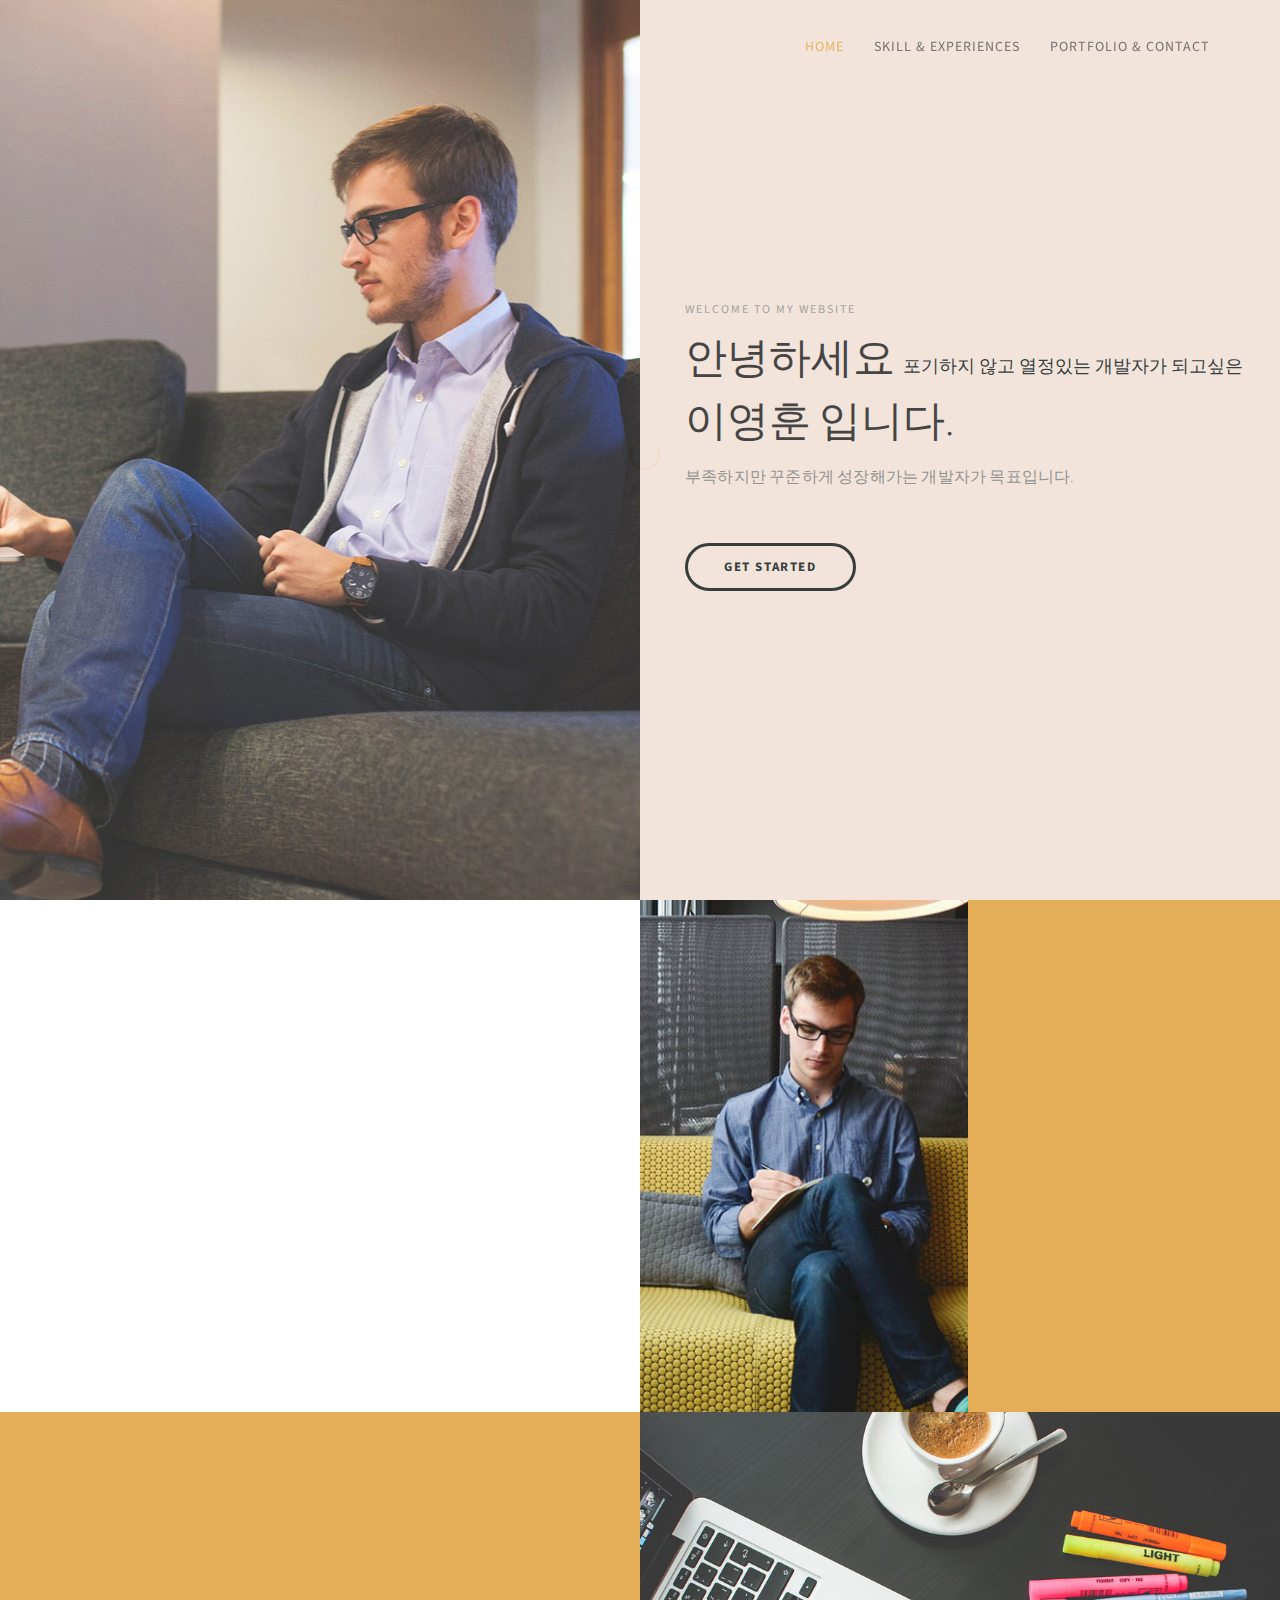
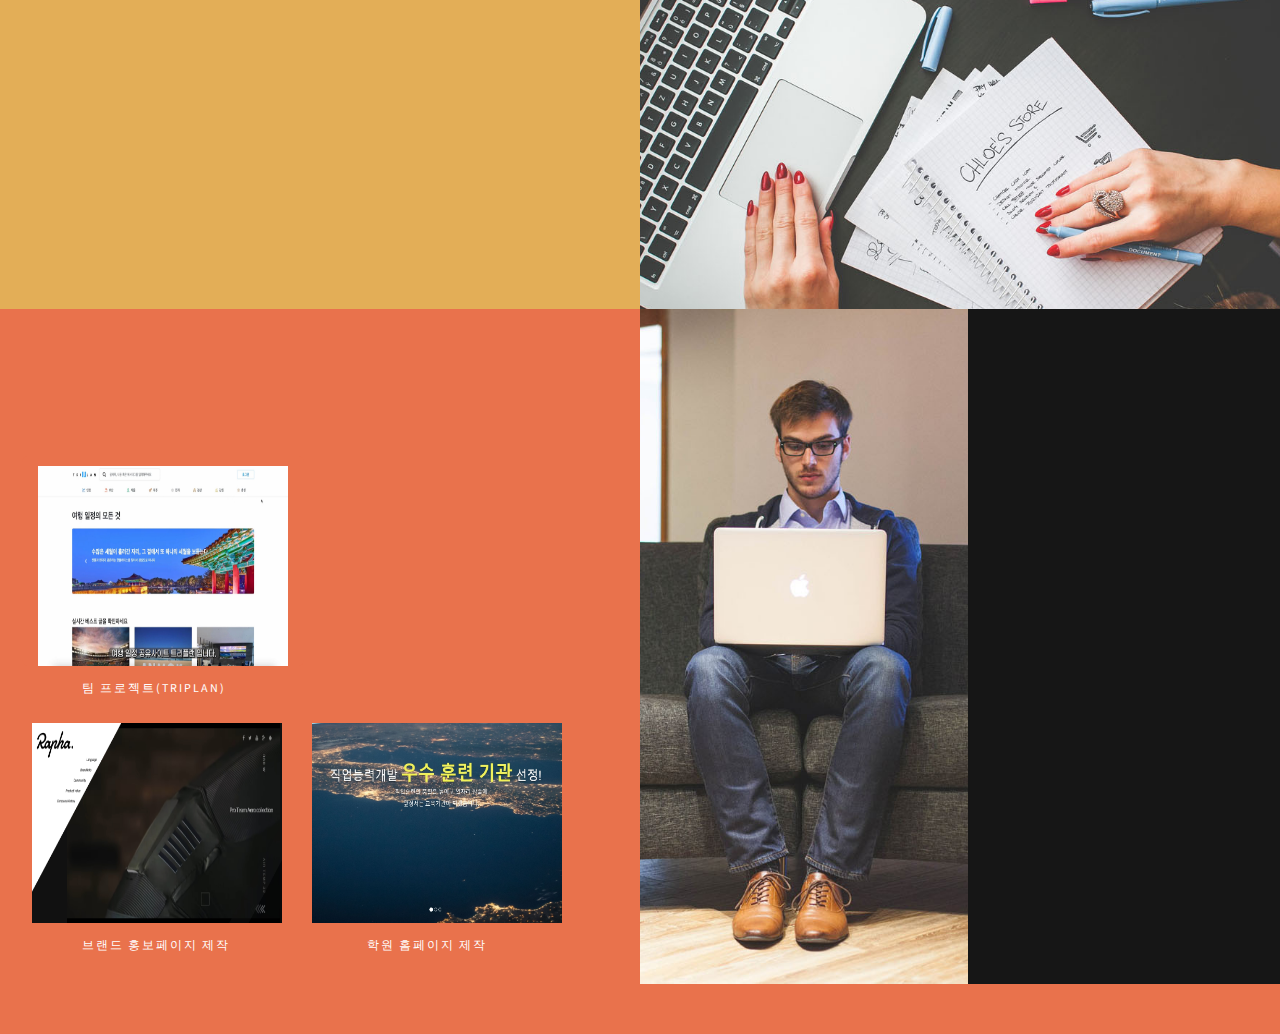
<file: index.html>
<!DOCTYPE html>
<html lang="en">

<head>

  <meta charset="UTF-8">
  <meta http-equiv="X-UA-Compatible" content="IE=Edge">
  <meta name="description" content="">
  <meta name="keywords" content="">
  <meta name="author" content="">
  <meta name="viewport" content="width=device-width, initial-scale=1, maximum-scale=1">

  <title>self introduction</title>
  <!--
Stimulus Template
http://www.templatemo.com/tm-498-stimulus
-->
  <link rel="stylesheet" href="css/bootstrap.min.css">
  <link rel="stylesheet" href="css/animate.css">
  <link rel="stylesheet" href="css/font-awesome.min.css">
  <link rel="stylesheet" href="css/templatemo-style.css">

  <link href="https://fonts.googleapis.com/css?family=Source+Sans+Pro:300,400,700" rel="stylesheet">

</head>

<body data-spy="scroll" data-target=".navbar-collapse" data-offset="50">


  <!-- PRE LOADER -->

  <div class="preloader">
    <div class="spinner">
      <span class="spinner-rotate"></span>
    </div>
  </div>


  <!-- Navigation Section -->

  <div class="navbar navbar-fixed-top custom-navbar" role="navigation">
    <div class="container">

      <!-- navbar header -->
      <div class="navbar-header">
        <button class="navbar-toggle" data-toggle="collapse" data-target=".navbar-collapse">
          <span class="icon icon-bar"></span>
          <span class="icon icon-bar"></span>
          <span class="icon icon-bar"></span>
        </button>
      </div>

      <div class="collapse navbar-collapse">
        <ul class="nav navbar-nav navbar-right">
          <li><a href="#home" class="smoothScroll">Home</a></li>
          <li><a href="#about" class="smoothScroll">Skill & Experiences</a></li>
          <li><a href="#contact" class="smoothScroll">Portfolio & Contact</a></li>
        </ul>
      </div>

    </div>
  </div>


  <!-- Home Section -->

  <section id="home" class="parallax-section">
    <div class="container">
      <div class="row">

        <div class="col-md-6 col-sm-6">
          <div class="home-img"></div>
        </div>

        <div class="col-md-6 col-sm-6">
          <div class="home-thumb">
            <div class="section-title">
              <h4 class="wow fadeInUp" data-wow-delay="0.3s">welcome to my website</h4>
              <h1 class="wow fadeInUp" data-wow-delay="0.6s">안녕하세요 <strong style="font-size: 18px;">포기하지 않고 열정있는 개발자가
                  되고싶은</strong>
                <div style="margin-top: 3%;">이영훈 입니다.</div>
              </h1>
              <p class="wow fadeInUp" data-wow-delay="0.9s">부족하지만 꾸준하게 성장해가는 개발자가 목표입니다.</p>

              <a href="#about" class="wow fadeInUp smoothScroll section-btn btn btn-success" data-wow-delay="1.4s">Get
                Started</a>

            </div>
          </div>
        </div>


      </div>
    </div>
  </section>


  <!-- About Section -->

  <section id="about" class="parallax-section">
    <div class="container">
      <div class="row">

        <div class="col-md-6 col-sm-12">
          <div class="about-thumb">
            <div class="wow fadeInUp section-title" data-wow-delay="0.4s">
              <h1>새로운 도전을 시작하는 개발자</h1>
              <p class="color-yellow">모든것이 호기심에 가득차다</p>
            </div>
            <div class="wow fadeInUp" data-wow-delay="0.8s">
              <p>새로운 시작을 하기 위해 배움을 게을리하지 않습니다. 흰색 도화지 위에 배움이라는 것을 채우고자 합니다.</p>

            </div>
          </div>
        </div>

        <div class="col-md-3 col-sm-6">
          <div class="background-image about-img"></div>
        </div>

        <div class="bg-yellow col-md-3 col-sm-6">
          <div class="skill-thumb">
            <div class="wow fadeInUp section-title color-white" data-wow-delay="1.2s">
              <h1 style="color: black;">Skill</h1>
              <span class="color-white" style="font-size: 17px; margin-right: 3%;"><img
                  src="images/java.png">Java</span><span class="color-white"
                style="font-size: 17px; margin-right: 3%;"><img src="images/mariadb.png">MariaDB</span><span
                class="color-white" style="font-size: 17px;"><img src="images/springboot.png">Spring Boot & JPA</span>
              <p class="color-white" style="font-size: 17px;"><img src="images/thymeleaf.png">Thymeleaf</p>
              <p class="color-white" style="font-size: 17px;"><img src="images/html.png">HTML:5</p>
              <p class="color-white" style="font-size: 17px;"><img src="images/css.png">CSS</p>
              <p class="color-white" style="font-size: 17px;"><img src="images/bootstrap.png">Bootstrap</p>
              <p class="color-white" style="font-size: 17px;"><img src="images/java-script-logo.png">Java Script</p>
              <p class="color-white" style="font-size: 17px;"><img src="images/jquery-32.png">jQuery</p>
            </div>
          </div>
        </div>

      </div>
    </div>
  </section>

  <!-- <section id="experience" class="parallax-section">
    <div class="container">
      <div class="row">

        <div class="col-md-6 col-sm-6">
          <div class="background-image experience-img"></div>
        </div>

        <div class="col-md-6 col-sm-6">
          <div class="color-white experience-thumb">
            <div class="wow fadeInUp section-title" data-wow-delay="0.8s">
              <h1>Experiences</h1>
              <p class="color-white">Previous companies and my tasks</p>
            </div>

            <div class="wow fadeInUp color-white media" data-wow-delay="1.2s">
              <div class="media-object media-left">
                <i class="fa fa-laptop"></i>
              </div>
              <div class="media-body">
                <h3 class="media-heading">" "<small>0000.00.00 ~ 0000.00.00</small></h3>
                <p class="color-white">" "</p>
              </div>
            </div>

            <div class="wow fadeInUp color-white media" data-wow-delay="1.6s">
              <div class="media-object media-left">
                <i class="fa fa-laptop"></i>
              </div>
              <div class="media-body">
                <h3 class="media-heading">" "<small>0000.00.00 ~ 0000.00.00</small></h3>
                <p class="color-white">" "</p>
              </div>
            </div>

          </div>
        </div>

      </div>
    </div>
  </section> -->


  <!-- Education Section -->

  <section id="education" class="parallax-section">
    <div class="container">
      <div class="row">

        <div class="col-md-6 col-sm-6">
          <div class="color-white education-thumb">
            <div class="wow fadeInUp section-title" data-wow-delay="0.8s">
              <h1>My Education</h1>
              <p class="color-white">previous education</p>
            </div>

            <div class="wow fadeInUp color-white media" data-wow-delay="1.2s">
              <div class="media-object media-left">
                <i class="fa fa-laptop"></i>
              </div>
              <div class="media-body">
                <h3 class="media-heading">신한대학교 <small>2012 - 2014</small></h3>
                <p class="color-white">호텔경영학과</p>
              </div>
            </div>

            <div class="wow fadeInUp color-white media" data-wow-delay="1.6s">
              <div class="media-object media-left">
                <i class="fa fa-laptop"></i>
              </div>
              <div class="media-body">
                <h3 class="media-heading">TIS정보기술교육센터<small>2022.07 - 2023.01</small></h3>
                <p class="color-white">(AI활용 소프트웨어 개발 및 응용) 자바& 파이썬 인공지능 응용S/W 개발자 양성 과정</p>
              </div>
            </div>

          </div>
        </div>

        <div class="col-md-6 col-sm-6">
          <div class="background-image education-img"></div>
        </div>

      </div>
    </div>
  </section>


  <section id="contact" class="parallax-section">
    <div class="container">
      <div class="row">

        <div class="col-md-6 col-sm-12">
          <div class="contact-form">
            <div class="wow fadeInUp section-title" data-wow-delay="0.2s">
              <h1 class="color-white">Portfolio</h1>
            </div>

            <div class="container">
              <!-- Trigger the modal with a button -->
              <button type="button" class="btn btn-info btn-lg" data-toggle="modal" data-target="#myModal"
                style="background-color: #E9724C; border: none; margin-left: -1.8%;"><img src="images/team.jpg"
                  width="250px" height="200px" style="margin-bottom: -4%;"></button>
              <h4 style="color: white; margin-bottom: 5%; padding-left: 50px;">팀 프로젝트(TriPlan)</h4>
              <!-- Modal -->
              <div class="modal fade" id="myModal" role="dialog">
                <div class="modal-dialog">

                  <!-- Modal content-->
                  <div class="modal-content">
                    <div class="modal-header">
                      <button type="button" class="close" data-dismiss="modal">&times;</button>
                      <h4 class="modal-title" style="color: black; font-size: 14px;">팀 프로젝트
                        <div>[TriPlan] 여행 일정 공유 사이트</div>
                        <div style="margin-top: 2%;">PM직 수행, 통합관리담당</div>
                      </h4>
                    </div>
                    <div class="modal-body" style="width: 100%; height: 600px;">
                      <figure class="vid">
                        <iframe
                          src="https://www.youtube.com/embed/ydF21Nnpn8c?autoplay=1&mute=1&loop=1&showinfo=0&controls=0"
                          frameborder="0" allowfullscreen="allowfullscreen"
                          style="width: 570px; height: 570px;"></iframe>
                      </figure>
                    </div>
                    <div class="modal-footer">
                      <button type="button" class="btn btn-default" data-dismiss="modal">Close</button>
                    </div>
                  </div>

                </div>
              </div>

            </div>

            <div id="contact-form" style="float:left;">
              <a href="https://ehsrktm.github.io/portfolio/Rahpa/" target="_blank">
                <img src="images/pic02.jpg" width="250px" height="200px" style="margin-right: 30px;">
                <h4 style="color: white; padding-left: 50px; padding-bottom: 50px;">브랜드 홍보페이지 제작</h4>
            </div>

            <div id="contact-form">
              <a href="https://ehsrktm.github.io/portfolio/Company/" target="_blank">
                <img src="images/pic01.jpg" width="250px" height="200px">
                <h4 style="color: white; padding-left: 335px; padding-bottom: 50px;">학원 홈페이지 제작</h4>
              </a>
            </div>

          </div>
        </div>

        <div class="col-md-3 col-sm-6">
          <div class="background-image contact-img"></div>
        </div>

        <div class="bg-dark col-md-3 col-sm-6">
          <div class="contact-thumb">
            <div class="wow fadeInUp contact-info" data-wow-delay="0.6s">
              <h3 class="color-white">거주지</h3>
              <p>서울특별시 강서구</p>
            </div>

            <div class="wow fadeInUp contact-info" data-wow-delay="0.8s">
              <h3 class="color-white">Contact.</h3>
              <p><i class="fa fa-phone"></i> 010-4807-7708</p>
              <p><i class="fa fa-envelope-o"></i> <a href="mailto:hello@company.co">yhyh000@naver.com</a></p>
            </div>

          </div>
        </div>

      </div>
    </div>
  </section>


  <!-- SCRIPTS -->

  <script src="js/jquery.js"></script>
  <script src="js/bootstrap.min.js"></script>
  <script src="js/jquery.parallax.js"></script>
  <script src="js/smoothscroll.js"></script>
  <script src="js/wow.min.js"></script>
  <script src="js/custom.js"></script>

</body>

</html>
</file>
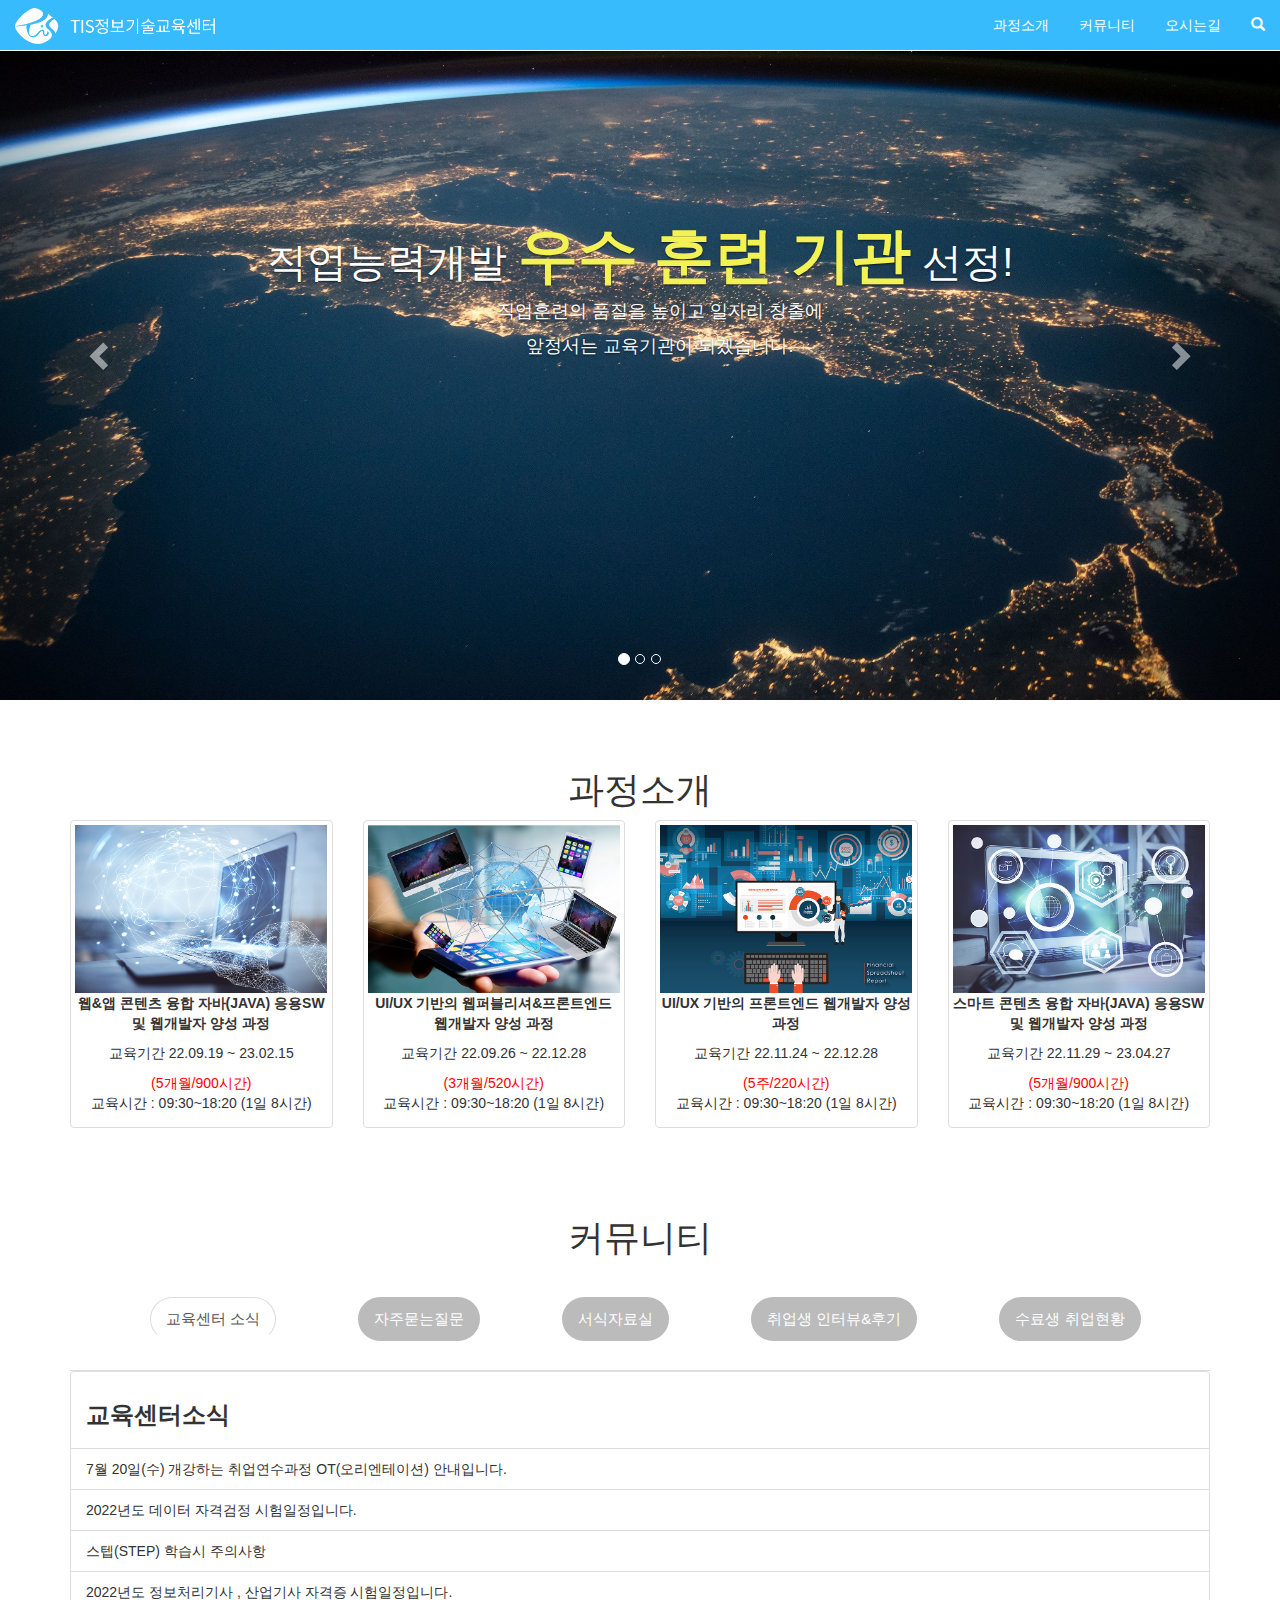
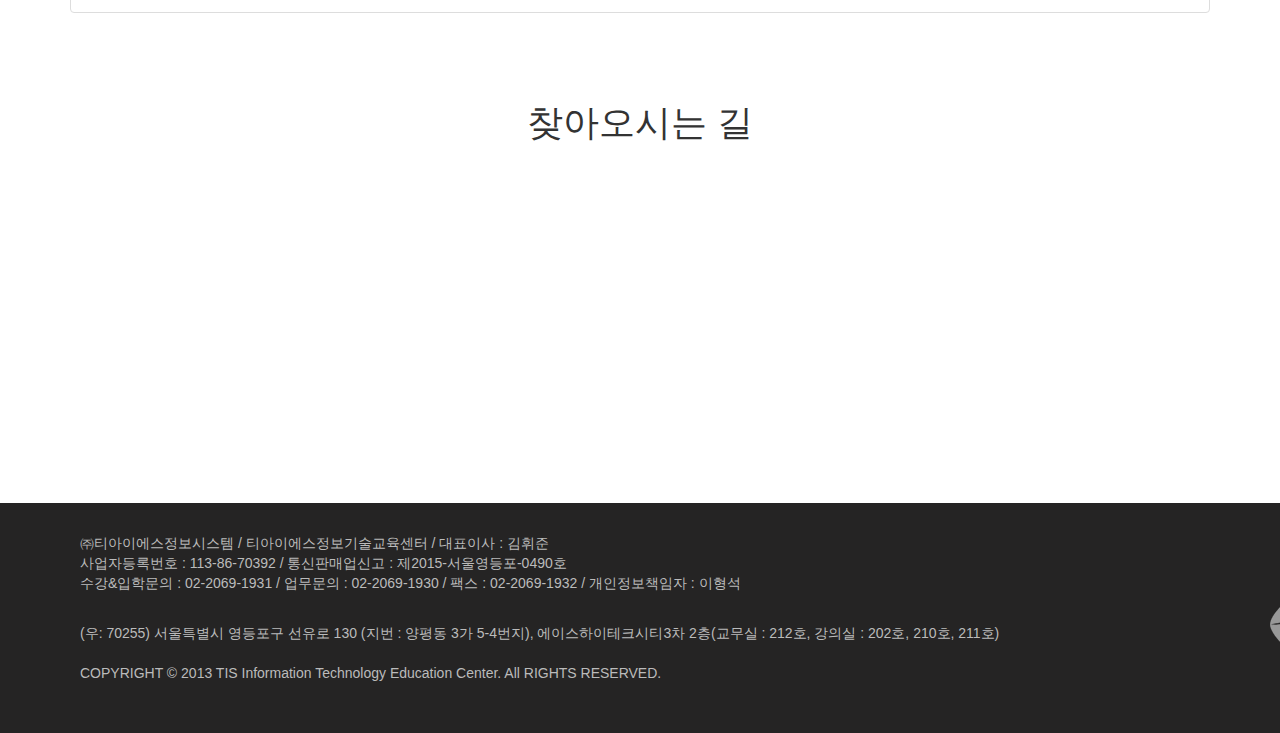
<file: Company/index.html>
<!DOCTYPE html>
<html lang="en">

<head>
  <meta charset="UTF-8">
  <meta http-equiv="X-UA-Compatible" content="IE=edge">
  <meta name="viewport" content="width=device-width, initial-scale=1.0">
  <title>TIS정보기술교육센터</title>
  <link rel="stylesheet" href="https://maxcdn.bootstrapcdn.com/bootstrap/3.4.1/css/bootstrap.min.css">
  <script src="https://ajax.googleapis.com/ajax/libs/jquery/3.5.1/jquery.min.js"></script>
  <script src="https://maxcdn.bootstrapcdn.com/bootstrap/3.4.1/js/bootstrap.min.js"></script>
  <link rel="stylesheet" href="css/animate.min.css">
  <style>
    nav a {
      color: white !important;
    }

    .carousel-inner img {
      width: 100%;
      height: 700px !important;
    }

    .carousel-caption {
      bottom: 300px;
      font-size: 18px;
    }

    .carousel-caption h3 {
      font-size: 40px;
    }

    .container hi,
    .container-fluid h1 {
      padding-top: 100px;
    }

    .navbar-default {
      background-color: #38BBFD;
      border-color: white;
    }

    #myCarousel,
    .carousel-inner {
      height: 700px;
      width: 100% !important;
    }

    .period {
      color: red;
    }

    footer>div div {
      padding: 10px;
      padding-bottom: 10px;
    }

    .container h1,
    .container-fluid h1 {
      padding-top: 50px;
    }

    a.navbar-brand {
      padding-top: 8px;
    }

    .nav-tabs>li>a {
      margin-left: 80px;
      margin-bottom: 30px;
      margin-top: 30px;
      border-radius: 50px;
      font-size: 15px;
      background-color: #bbbbbb;
      color: white;
    }
  </style>
  <script>
    $(document).ready(function () {
      // Add smooth scrolling to all links in navbar + footer link
      $(".navbar a, footer a[href='#myPage']").on('click', function (event) {

        // Make sure this.hash has a value before overriding default behavior
        if (this.hash !== "") {

          // Prevent default anchor click behavior
          event.preventDefault();

          // Store hash
          var hash = this.hash;

          // Using jQuery's animate() method to add smooth page scroll
          // The optional number (900) specifies the number of milliseconds it takes to scroll to the specified area
          $('html, body').animate({
            scrollTop: $(hash).offset().top
          }, 900, function () {

            // Add hash (#) to URL when done scrolling (default click behavior)
            window.location.hash = hash;
          });
        } // End if
      });
    })
  </script>

</head>

<body id="mypage">
  <!-- Navigation------------------------------------------------------------------------------------>
  <nav class="navbar navbar-default navbar-fixed-top">
    <div class="container-fluid">
      <div class="navbar-header">
        <button type="button" class="navbar-toggle" data-toggle="collapse" data-target="#myNavbar">
          <span class="icon-bar"></span>
          <span class="icon-bar"></span>
          <span class="icon-bar"></span>
        </button>
        <a class="navbar-brand" href="#mypage"><img src="img/topimg.png" alt="로고" width="200px"></a>
      </div>
      <div class="collapse navbar-collapse" id="myNavbar">
        <ul class="nav navbar-nav navbar-right">
          <li><a href="#subject" data-toggle="collapse" data-target=".navbar-collapse.in">과정소개</a></li>
          <li><a href="#community" data-toggle="collapse" data-target=".navbar-collapse.in">커뮤니티</a></li>
          <li><a href="#maps" data-toggle="collapse" data-target=".navbar-collapse.in">오시는길</a></li>
          <li><a href="#"><span class="glyphicon glyphicon-search"></span></a></li>
        </ul>
      </div>
    </div>
  </nav>
  <!-- Navigation-->

  <!-- Carousel ------------------------------------------------------------------------->
  <div id="myCarousel" class="carousel slide" data-ride="carousel">
    <!-- Indicators -->
    <ol class="carousel-indicators">
      <li data-target="#myCarousel" data-slide-to="0" class="active"></li>
      <li data-target="#myCarousel" data-slide-to="1"></li>
      <li data-target="#myCarousel" data-slide-to="2"></li>
    </ol>

    <!-- Wrapper for slides -->
    <div class="carousel-inner" role="listbox">
      <div class="item active">
        <img src="img/pic1.jpg" alt="New York">
        <div class="carousel-caption">
          <h3 class="animate__animated animate__fadeInLeft">직업능력개발 <strong
              style="font-size: 60px; color:rgb(242, 242, 84);">우수 훈련
              기관</strong>
            선정!
          </h3>
          <ul>직업훈련의 품질을 높이고 일자리 창출에</ul>
          <ul>앞정서는 교육기관이 되겠습니다.</ul>
        </div>
      </div>

      <div class="item">
        <img src="img/pic2.jpg" alt="Chicago">
        <div class="carousel-caption">
          <h3 class="animate__animated animate__fadeInLeft">이수자 평가 <strong
              style="font-size: 60px; color:rgb(242, 242, 84);">A등급</strong> 획득!
          </h3>
          <ul>직업능력개발훈련</ul>
          <ul>이수자 평가에서 최우수 A등급을 획득하였습니다.</ul>
        </div>
      </div>s

      <div class="item">
        <img src="img/pic3.jpg" alt="Los Angeles">
        <div class="carousel-caption">
          <h3 class="animate__animated animate__fadeInLeft">
            <ul style="padding-right: 50px;">4차 산업혁명을 선도하는</ul> IT 신기술 <strong
              style="font-size: 60px; color:rgb(242, 242, 84);">교육의
              메카</strong>
          </h3>
          <ul>최신 IT기술 트렌드를 접목한 실무 중심의 교육으로</ul>
          <ul>대한민국 4차혁명 시대의 미래를 열어 가겠습니다.</ul>
        </div>
      </div>
    </div>

    <!-- Left and right controls -->
    <a class="left carousel-control" href="#myCarousel" role="button" data-slide="prev">
      <span class="glyphicon glyphicon-chevron-left" aria-hidden="true"></span>
      <span class="sr-only">Previous</span>
    </a>
    <a class="right carousel-control" href="#myCarousel" role="button" data-slide="next">
      <span class="glyphicon glyphicon-chevron-right" aria-hidden="true"></span>
      <span class="sr-only">Next</span>
    </a>
  </div>
  <!-- Carousel -->

  <!-- 과정소개 --------------------------------------------------------->
  <div id="subject"></div>
  <div class="container">
    <h1 class="row text-center">과정소개</h1>
    <div class="row text-center">
      <div class="col-sm-3">
        <div class="thumbnail">
          <img src="img/pic0_1.jpg" alt="Paris">
          <p><strong>웹&앱 콘텐츠 융합 자바(JAVA) 응용SW 및 웹개발자 양성 과정</strong></p>
          <p>교육기간 22.09.19 ~ 23.02.15</p>
          <span class="period">(5개월/900시간)</span>
          <p>교육시간 : 09:30~18:20 (1일 8시간)</p>
        </div>
      </div>
      <div class="col-sm-3">
        <div class="thumbnail">
          <img src="img/pic0_2.jpg" alt="New York">
          <p><strong>UI/UX 기반의 웹퍼블리셔&프론트엔드 웹개발자 양성 과정</strong></p>
          <p>교육기간 22.09.26 ~ 22.12.28</p>
          <span class="period">(3개월/520시간)</span>
          <p>교육시간 : 09:30~18:20 (1일 8시간)</p>
        </div>
      </div>
      <div class="col-sm-3">
        <div class="thumbnail">
          <img src="img/pic0_3.jpg" alt="San Francisco">
          <p><strong>UI/UX 기반의 프론트엔드 웹개발자 양성 과정</strong></p>
          <p>교육기간 22.11.24 ~ 22.12.28</p>
          <span class="period">(5주/220시간)</span>
          <p>교육시간 : 09:30~18:20 (1일 8시간)</p>
        </div>
      </div>
      <div class="col-sm-3">
        <div class="thumbnail">
          <img src="img/pic0_4.jpg" alt="San Francisco">
          <p><strong>스마트 콘텐츠 융합 자바(JAVA) 응용SW 및 웹개발자 양성 과정</strong></p>
          <p>교육기간 22.11.29 ~ 23.04.27</p>
          <span class="period">(5개월/900시간)</span>
          <p>교육시간 : 09:30~18:20 (1일 8시간)</p>
        </div>
      </div>
    </div>
  </div>
  <!-- 과정소개-->

  <!-- 커뮤니티 ------------------------------------------------------------------------------------>
  <div id="community"></div>
  <div class="container">
    <h1 class="text-center">커뮤니티</h1>
    <ul class="nav nav-tabs">
      <li class="active"><a data-toggle="tab" href="#home">교육센터 소식</a></li>
      <li><a data-toggle="tab" href="#menu1">자주묻는질문</a></li>
      <li><a data-toggle="tab" href="#menu2">서식자료실</a></li>
      <li><a data-toggle="tab" href="#menu3">취업생 인터뷰&후기</a></li>
      <li><a data-toggle="tab" href="#menu4">수료생 취업현황</a></li>
    </ul>

    <div class="tab-content">
      <div id="home" class="tab-pane fade in active">
        <ul class="list-group">
          <li class="list-group-item">
            <h3><strong>교육센터소식</strong></h3>
          </li>
          <li class="list-group-item">7월 20일(수) 개강하는 취업연수과정 OT(오리엔테이션) 안내입니다.</li>
          <li class="list-group-item">2022년도 데이터 자격검정 시험일정입니다.</li>
          <li class="list-group-item">스텝(STEP) 학습시 주의사항</li>
          <li class="list-group-item">2022년도 정보처리기사 , 산업기사 자격증 시험일정입니다.</li>
        </ul>
      </div>
      <div id="menu1" class="tab-pane fade">
        <ul class="list-group">
          <li class="list-group-item">
            <h3><strong>자주묻는 질문</strong></h3>
          </li>
          <li class="list-group-item">교육센터에서 수료율과 취업률, 고용유지율 등의 교육 결과(성과)를 중요 시 하는 이유가 있나요?</li>
          <li class="list-group-item">국민내일배움카드 지원 한도와 국비 교육 수강 횟수에 제한이 있나요?</li>
          <li class="list-group-item">국민내일배움카드 발급을 받지 못하거나 이미 지원을 받아 국비지원이 안되면 교육수강이 안되나요?</li>
          <li class="list-group-item">국비지원을 받기 위해서는 국민내일배움카드 발급을 꼭 받아야 하나요? 그리고 발급 대상 요건은 무엇인가요?</li>
        </ul>
      </div>
      <div id="menu2" class="tab-pane fade">
        <ul class="list-group">
          <li class="list-group-item">
            <h3><strong>서식자료실</strong></h3>
          </li>
          <li class="list-group-item">스마트혼합훈련(STEP) 매뉴얼(원격보조훈련 진행시)</li>
          <li class="list-group-item">ZOOM 프로그램 설치 매뉴얼(실시간 원격훈련 진행시)</li>
          <li class="list-group-item">HRD 출결시스템 매뉴얼(집체훈련 및 원격훈련시 사용)</li>
          <li class="list-group-item">훈련위탁계약서(직무향상 단기과정을 사업주 지원으로 신청 시 서류)</li>
        </ul>
      </div>
      <div id="menu2" class="tab-pane fade">
        <ul class="list-group">
          <li class="list-group-item">
            <h3><strong>취업생 인터뷰&후기</strong></h3>
          </li>
          <li class="list-group-item">스마트혼합훈련(STEP) 매뉴얼(원격보조훈련 진행시)</li>
          <li class="list-group-item">ZOOM 프로그램 설치 매뉴얼(실시간 원격훈련 진행시)</li>
          <li class="list-group-item">HRD 출결시스템 매뉴얼(집체훈련 및 원격훈련시 사용)</li>
          <li class="list-group-item">훈련위탁계약서(직무향상 단기과정을 사업주 지원으로 신청 시 서류)</li>
        </ul>
      </div>
      <div id="menu3" class="tab-pane fade">
        <ul class="list-group">
          <li class="list-group-item">
            <h3><strong>수료생 취업현황</strong></h3>
          </li>
          <li class="list-group-item">자바와 파이썬을 활용한 빅데이터&AI(인공지능) 응용SW개발자 양성 과정</li>
          <li class="list-group-item">자바와 파이썬 기반의 빅데이터&AI(인공지능) 응용SW개발자 양성 과정</li>
          <li class="list-group-item">자바와 파이썬 기반의 빅데이터&AI(인공지능) 응용SW개발자 양성 과정</li>
          <li class="list-group-item">자바와 파이썬을 활용한 빅데이터&AI(인공지능) 응용SW개발자 양성 과정</li>
        </ul>
      </div>
    </div>
  </div>
  <!-- 커뮤니티-->

  <!-- 오시는 길---------------------------------------------------------------------------------------------->
  <div id="maps"></div>
  <div class="container-fluid">
    <H1 class="text-center">찾아오시는 길</H1>
    <div id="map" style="width:100%;height:350px;"></div>

    <script type="text/javascript"
      src="//dapi.kakao.com/v2/maps/sdk.js?appkey=c67769ff71730b9fbfb43f7f5846875d"></script>
    <script>
      var mapContainer = document.getElementById('map'), // 지도를 표시할 div 
        mapOption = {
          center: new kakao.maps.LatLng(37.5251957, 126.8913598), // 지도의 중심좌표
          level: 3 // 지도의 확대 레벨
        };

      var map = new kakao.maps.Map(mapContainer, mapOption); // 지도를 생성합니다

      // 마커가 표시될 위치입니다 
      var markerPosition = new kakao.maps.LatLng(37.5251957, 126.8913598);

      // 마커를 생성합니다
      var marker = new kakao.maps.Marker({
        position: markerPosition
      });

      // 마커가 지도 위에 표시되도록 설정합니다
      marker.setMap(map);

    // 아래 코드는 지도 위의 마커를 제거하는 코드입니다
    // marker.setMap(null);    
    </script>
  </div>

  <!-- 오시는 길 -->

  <!-- footer ---------------------------------------------------------------------------------------------->
  <footer class="container-fluid" style="background-color: #252424">
    <div class="container" style="color: #bbbbbb; padding-top: 20px !important; padding-bottom:20px !important;">
      <div>㈜티아이에스정보시스템 / 티아이에스정보기술교육센터 / 대표이사 : 김휘준
        <p>사업자등록번호 : 113-86-70392 / 통신판매업신고 : 제2015-서울영등포-0490호<br>수강&입학문의 : 02-2069-1931 / 업무문의 : 02-2069-1930 / 팩스 :
          02-2069-1932 / 개인정보책임자 : 이형석</p>
      </div>
      <div>(우: 70255) 서울특별시 영등포구 선유로 130 (지번 : 양평동 3가 5-4번지), 에이스하이테크시티3차 2층(교무실 : 212호, 강의실 : 202호, 210호, 211호)</div>
      <div>COPYRIGHT © 2013 TIS Information Technology Education Center. All RIGHTS RESERVED.</div>
      <img src="img/bottomimg.png" style="padding-left: 1200px; margin-top: -160px;">

    </div>
    </div>
  </footer>
  <!-- footer -->
  </div>

</body>

</html>
</file>
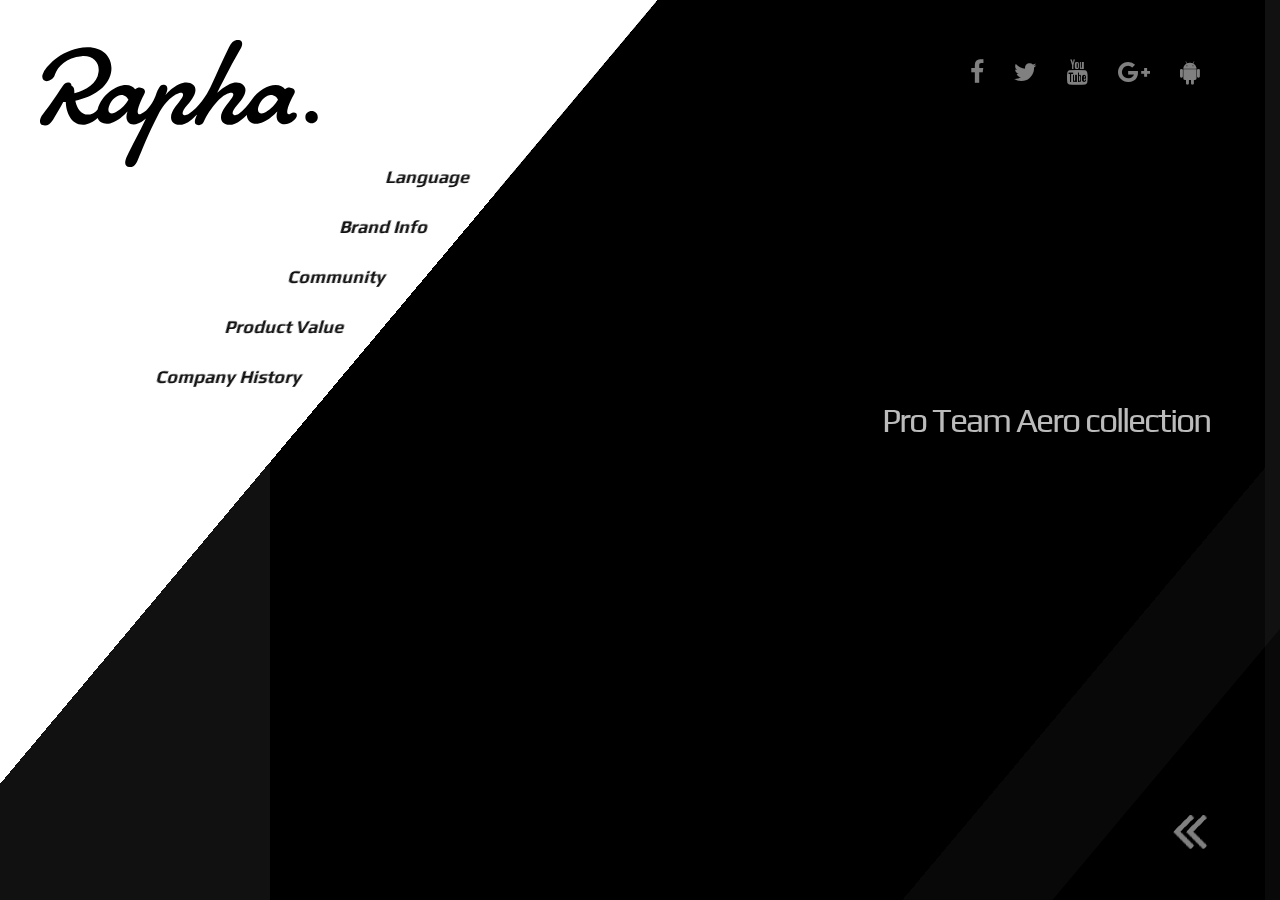
<file: Rahpa/index.html>
﻿<!DOCTYPE html>
<html>

<head>
	<meta http-equiv="X-UA-Compatible" content="IE=Edge" />
	<title>The World&rsquo;s Finest Cycling Clothing and Accessories. | Rapha</title>
	<link href="https://maxcdn.bootstrapcdn.com/font-awesome/4.2.0/css/font-awesome.min.css" rel="stylesheet">
	<link rel="stylesheet" href="css/style.css" />
	<link rel="Icon" type="image/x-icon" href="img/favicon.ico">
	<script type="text/javascript" src="js/prefixfree.min.js"></script>
</head>

<body>

	<!-- 배경동영상 -->
	<figure class="vid">
		<iframe
			src="https://www.youtube.com/embed/aLdSv1uETco?controls=0&showinfo=0&rel=0&autoplay=1&loop=1&playlist=aLdSv1uETco&mute=1"
			frameborder="0" allowfullscreen="allowfullscreen"></iframe>
	</figure>

	<!-- 로고 -->
	<h1><img src="logo.svg" /></h1>

	<!-- header -->
	<header>
		<ul id="gnb">
			<li class="on">
			<li>
				<a href="#"><em>Language</em></a>
				<ul>
					<li><a href="#"><em>sub</em></a></li>
					<li><a href="#"><em>sub</em></a></li>
					<li><a href="#"><em>sub</em></a></li>
					<li><a href="#"><em>sub</em></a></li>
				</ul>
			</li>
			</li>
			<li>
				<a href="#"><em>Brand Info</em></a>
				<ul>
					<li><a href="#"><em>sub</em></a></li>
					<li><a href="#"><em>sub</em></a></li>
					<li><a href="#"><em>sub</em></a></li>
					<li><a href="#"><em>sub</em></a></li>
				</ul>
			</li>
			<li>
				<a href="#"><em> Community</em></a>
				<ul>
					<li><a href="#"><em>sub</em></a></li>
					<li><a href="#"><em>sub</em></a></li>
					<li><a href="#"><em>sub</em></a></li>
				</ul>
			</li>
			<li>
				<a href="#"><em>Product Value</em></a>
				<ul>
					<li><a href="#"><em>sub</em></a></li>
					<li><a href="#"><em>sub</em></a></li>
				</ul>
			</li>
			<li>
				<a href="#"><em>Company History</em></a>
				<ul>
					<li><a href="#"><em>sub</em></a></li>
				</ul>
			</li>
		</ul>
	</header>

	<!-- sns 버튼모음 -->
	<ul id="sns">
		<li><a href="#"><i class="fa fa-facebook"></i></a></li>
		<li><a href="#"><i class="fa fa-twitter"></i></a></li>
		<li><a href="#"><i class="fa fa-youtube"></i></a></li>
		<li><a href="#"><i class="fa fa-google-plus"></i></a></li>
		<li><a href="#"><i class="fa fa-android"></i></a></li>
	</ul>

	<!-- 웹폰트 텍스트박스 -->
	<section class="txtBox">
		<p class="txt">Pro Team Aero collection</p>
	</section>

	<!-- 하단 컨텐츠박스 -->
	<section id="side">
		<div class="con">
			<p>
				<em>RIDE WITH US</em>
				<a href="#"><img src="img/RIDE WITH US.avif" /></a>
			</p>
			<p>
				<em>New product</em>
				<a href="#"><img src="img/new item.avif" /></a>
			</p>
			<p>
				<em>Scheduled to be released</em>
				<a href="#"><img src="img/Scheduled to be released.jpg" /></a>
			</p>
		</div>
		<!-- 자동롤링 버튼 -->
		<div class="btnContents">
			<i class="fa fa-angle-double-left"></i>
			<i class="fa fa-angle-double-left"></i>
			<i class="fa fa-angle-double-left"></i>
		</div>
	</section>

</body>

</html>
</file>
<file: css/templatemo-style.css>
/*

Stimulus Template

http://www.templatemo.com/tm-498-stimulus

*/

body {
  background: #ffffff;
  font-family: 'Source Sans Pro', sans-serif;
  font-style: normal;
  font-weight: 300;
  overflow-x: hidden;
}

html,
body {
  width: 100%;
  height: 100%;
}


/*---------------------------------------
    Typorgraphy              
-----------------------------------------*/

h1,
h2,
h3,
h4,
h5,
h6 {
  font-style: normal;
  font-weight: 300;
}

h1,
h2,
h3 {
  font-weight: 300;
}

h1 {
  font-size: 42px;
  padding-bottom: 14px;
  margin-bottom: 0px;
}

h2 {
  font-size: 42px;
  line-height: 52px;
  margin-top: 0px;
}

h3 {
  font-size: 26px;
  line-height: 32px;
  padding-bottom: 6px;
}

h4 {
  color: #999;
  font-size: 12px;
  font-weight: normal;
  letter-spacing: 2px;
  text-transform: uppercase;
  padding-top: 6px;
}

h5 {
  color: #666666;
}

strong {
  color: #232B2B;
  font-weight: normal;
}

p {
  color: #888;
  font-size: 16px;
  font-weight: 300;
  line-height: 28px;
  letter-spacing: 0.2px;
}

.section-btn {
  background-color: transparent;
  border: 3px solid #232B2B;
  border-radius: 100px;
  color: #232B2B;
  font-size: 13px;
  font-weight: bold;
  letter-spacing: 1.6px;
  padding: 12px 36px;
  margin-top: 42px;
  transition: all 0.4s ease-in-out;
  text-transform: uppercase;
}

.section-btn:hover {
  background: #E3AE57;
  border-color: transparent;
  color: #ffffff;
}

.btn-success:focus {
  background-color: #000;
  border-color: transparent;
}

.parallax-section {
  background-attachment: fixed !important;
  background-size: cover !important;
}

.section-title {
  position: relative;
  padding-bottom: 22px;
}

#about,
#service,
#experience,
#education,
#contact {
  position: relative;
}

#home .container,
#about .container,
#experience .container,
#service .container,
#education .container,
#contact .container {
  width: 100%;
  padding: 0;
  margin: 0;
}

#experience .experience-thumb,
#education .education-thumb {
  padding: 22px 42px 42px 42px;
}

#service,
#quotes,
footer {
  text-align: center;
}

#experience,
#education {
  background: #E9724C;
}

.background-image {
  background-position: 50% 50% !important;
  background-size: cover !important;
  width: 100%;
  height: 100%;
  min-height: 75vh;
  position: absolute;
  top: 0;
  right: 0;
  bottom: 0;
  left: 0;
}

.color-white {
  color: #ffffff;
  margin-bottom: 4%;
}

.color-yellow {
  color: #E3AE57;
}

.bg-yellow {
  background: #E3AE57;
}

.bg-white {
  background: #ffffff;
}

.bg-dark {
  background: #161616;
}



/*---------------------------------------
    General               
-----------------------------------------*/

html {
  -webkit-font-smoothing: antialiased;
}

a {
  color: #E3AE57;
  -webkit-transition: 0.5s;
  -o-transition: 0.5s;
  transition: 0.5s;
  text-decoration: none !important;
}

a:hover,
a:active,
a:focus {
  color: #E3AE57;
  outline: none;
}

* {
  -webkit-box-sizing: border-box;
  -moz-box-sizing: border-box;
  box-sizing: border-box;
}

*:before,
*:after {
  -webkit-box-sizing: border-box;
  -moz-box-sizing: border-box;
  box-sizing: border-box;
}



/*---------------------------------------
    Preloader section              
-----------------------------------------*/

.preloader {
  position: fixed;
  top: 0;
  left: 0;
  width: 100%;
  height: 100%;
  z-index: 99999;
  display: flex;
  flex-flow: row nowrap;
  justify-content: center;
  align-items: center;
  background: none repeat scroll 0 0 #ffffff;
}

.spinner {
  border: 1px solid transparent;
  border-radius: 5px;
  position: relative;
}

.spinner:before {
  content: '';
  box-sizing: border-box;
  position: absolute;
  top: 50%;
  left: 50%;
  width: 30px;
  height: 30px;
  margin-top: -10px;
  margin-left: -10px;
  border-radius: 50%;
  border: 2px solid #E3AE57;
  border-top-color: #f9f9f9;
  animation: spinner .6s linear infinite;
}

@-webkit-@keyframes spinner {
  to {
    transform: rotate(360deg);
  }
}

@keyframes spinner {
  to {
    transform: rotate(360deg);
  }
}



/*---------------------------------------
    Navigation section              
-----------------------------------------*/

.custom-navbar {
  margin-bottom: 0;
  background-color: #ffffff;
}

.custom-navbar .navbar-brand {
  color: #333;
  text-shadow: 1px 1px #fff;
  font-weight: bold;
  font-size: 24px;
  line-height: 35px;
  letter-spacing: 1px;
}

.custom-navbar .nav li a {
  color: #666;
  font-size: 14px;
  font-weight: 400;
  letter-spacing: 1px;
  text-transform: uppercase;
  line-height: 40px;
  transition: all 0.4s ease-in-out;
}

.custom-navbar .nav li a:hover {
  background: transparent;
  color: #E3AE57;
}

.custom-navbar .navbar-nav>li>a:hover,
.custom-navbar .navbar-nav>li>a:focus {
  background-color: transparent;
}

.custom-navbar .nav li.active>a {
  background-color: transparent;
  color: #E3AE57;
}

.custom-navbar .navbar-toggle {
  border: none;
  padding-top: 10px;
}

.custom-navbar .navbar-toggle {
  background-color: transparent;
}

.custom-navbar .navbar-toggle .icon-bar {
  background: #E3AE57;
  border-color: transparent;
}

@media(min-width:768px) {
  .custom-navbar {
    padding: 12px 0;
    border-bottom: 0;
    background: 0 0;
  }

  .custom-navbar.top-nav-collapse {
    background: #ffffff;
    box-shadow: 0px 2px 8px 0px rgba(50, 50, 50, 0.08);
    padding: 0;
  }

}



/*---------------------------------------
    Home section              
-----------------------------------------*/

#home h1 {
  padding-bottom: 18px;
}

#home .col-md-6 {
  background: #f1e2d7;
  /* light blue color: #c3eafd; */
  padding-right: 0;
  padding-left: 0;
}

#home .home-img {
  background: url('../images/home-img.jpg') no-repeat;
  background-size: cover;
  background-position: 50% 50%;
  width: 100%;
  height: 100vh;
}

#home .home-thumb {
  display: -webkit-box;
  display: -webkit-flex;
  display: -ms-flexbox;
  display: flex;
  -webkit-box-align: center;
  -webkit-align-items: center;
  -ms-flex-align: center;
  align-items: center;
  height: 100vh;
  padding: 0 45px 0 45px;
}



/*---------------------------------------
   About section              
-----------------------------------------*/

#about .about-img {
  background: url('../images/about-img.jpg') no-repeat;
}

#about .about-thumb,
#about .skill-thumb {
  padding: 22px 32px 32px 32px;
}

.skill-thumb img {
  padding-right: 4px;
}

#about .progress {
  background: #ffffff;
  border-radius: 0px;
  box-shadow: none;
  height: 2px;
}

#about .progress-bar-primary {
  background: #232B2B;
}

#about strong,
#about span {
  font-weight: bold;
  display: inline-block;
  padding-bottom: 8px;
}



/*---------------------------------------
    Service section              
-----------------------------------------*/

#service {
  background: #E9724C;
}

#service p {
  font-size: 18px;
  line-height: 30px;
}

#service .service-thumb {
  padding: 52px 22px 52px 22px;
}

#service .service-thumb .fa {
  font-size: 42px;
  padding-bottom: 22px;
}



/*---------------------------------------
    Experience section              
-----------------------------------------*/

#experience .experience-img {
  background: url('../images/experience-img.jpg') no-repeat;
}

#experience .media-heading {
  margin-bottom: 0px;
}

#experience .media .fa {
  font-size: 42px;
  margin-right: 14px;
}

#experience small {
  color: #633;
  font-weight: bold;
}

/*---------------------------------------
    Education section              
-----------------------------------------*/

#education {
  background: #E3AE57;
}

#education .education-img {
  background: url('../images/education-img.jpg') no-repeat;
}

#education .media-heading {
  margin-bottom: 0px;
}

#education .media .fa {
  font-size: 42px;
  margin-right: 14px;
}

#education small {
  color: #886D1E;
  font-weight: bold;
}



/*---------------------------------------
   Quotes section              
-----------------------------------------*/

#quotes {
  background: url('../images/quotes-bg.jpg') 50% 0 repeat-y fixed;
  background-size: cover;
  background-position: center center;
  color: #ffffff;
  position: relative;
  padding: 100px 0px;
}

#quotes .overlay {
  background: #121212;
  width: 100%;
  height: 100%;
  position: absolute;
  top: 0;
  opacity: 0.7;
}

#quotes .fa {
  font-size: 42px;
  margin-top: 32px;
  margin-bottom: 22px;
}

#quotes p {
  padding-top: 32px;
}


/*---------------------------------------
    Contact section              
-----------------------------------------*/

#contact {
  background: #E9724C;
}

#contact .contact-form,
#contact .contact-thumb {
  padding: 22px 32px 22px 32px;
  min-height: 75vh;
}

#contact .contact-img {
  background: url('../images/contact-img.jpg') no-repeat;
  min-height: 75vh;
}

#contact .contact-info {
  padding-top: 6px;
  padding-bottom: 6px;
}

#contact .form-control::-moz-placeholder {
  color: #ffffff;
  opacity: 1
}

#contact .form-control:-ms-input-placeholder {
  color: #ffffff
}

#contact .form-control::-webkit-input-placeholder {
  color: #ffffff
}

#contact .form-control {
  background: transparent;
  border: none;
  border-bottom: 1px solid #E3AE57;
  border-radius: 0px;
  box-shadow: none;
  color: #ffffff;
  font-size: 18px;
  margin-top: 10px;
  margin-bottom: 25px;
  transition: all 0.4s ease-in-out;
}

#contact .form-control:focus {
  border-bottom-color: #ffffff;
}

#contact input {
  height: 45px;
}

#contact input[type="submit"] {
  background: #ffffff;
  border: 2px solid transparent;
  border-radius: 40px;
  color: #161616;
  padding-bottom: 10px;
}

#contact input[type="submit"]:hover {
  background: transparent;
  border-color: #ffffff;
  color: #ffffff;
}

#contact .fa {
  padding-right: 10px;
}



/*---------------------------------------
   Footer section              
-----------------------------------------*/

footer {
  padding: 140px 0px;
}



/*---------------------------------------
   Social icon             
-----------------------------------------*/

.social-icon {
  position: relative;
  padding: 0;
  margin: 0;
  text-align: center;
}

.social-icon li {
  display: inline-block;
  list-style: none;
}

.social-icon li a {
  border: 2px solid transparent;
  color: #999;
  border-radius: 100px;
  cursor: pointer;
  font-size: 16px;
  text-decoration: none;
  transition: all 0.4s ease-in-out;
  width: 50px;
  height: 50px;
  line-height: 50px;
  text-align: center;
  vertical-align: middle;
  position: relative;
  margin: 22px 4px 10px 4px;
}

.social-icon li a:hover {
  background: #E3AE57;
  border-color: #ffffff;
  color: #ffffff;
  transform: scale(1.1);
}



/*---------------------------------------
   Mobile Responsive         
-----------------------------------------*/

@media only screen and (max-width: 580px) {
  h1 {
    font-size: 32px;
  }

  h2 {
    font-size: 28px;
    line-height: inherit;
  }

  h3 {
    font-size: 22px;
    line-height: inherit;
  }
}

@media only screen and (max-width: 767px) {
  .custom-navbar .navbar-brand {
    line-height: 18px;
  }

  #home .home-thumb {
    height: auto;
    padding-top: 32px;
    padding-bottom: 12px;
  }

  #home .container,
  #about .container,
  #experience .container,
  #service .container,
  #education .container,
  #contact .container {
    padding-right: 15px;
    padding-left: 15px;
  }

  #about .col-md-3,
  #experience .col-md-6,
  #education .col-md-6,
  #contact .col-md-3 {
    padding: 0;
    margin: 0;
  }

  .background-image {
    position: relative;
    min-height: 65vh;
  }
}

@media only screen and (max-width: 1024px) {
  .section-title {
    padding-bottom: 12px;
  }

  footer {
    padding: 40px 0;
  }
}
</file>
<file: Rahpa/css/style.css>
@charset "utf-8";
@import url(http://fonts.googleapis.com/css?family=Play);
@import url(http://fonts.googleapis.com/css?family=Monoton);

/*    Reset CSS  */
* {
	margin: 0;
	padding: 0;
}

ol,
ul {
	list-style: none;
}

a {
	outline: 0;
	text-decoration: none;
	color: #bbb;
}

img {
	border: 0;
}

body {
	position: fixed;
	width: 100%;
	height: 100%;
	background: #111;
}


/* 배경동영상 */

.vid {
	background: #000;
	position: fixed;
	top: -10px;
	right: 15px;
	bottom: -10px;
	left: 270px;
	z-index: -99;

}

.vid iframe {
	position: absolute;
	top: 0;
	left: 0;
	width: 100%;
	height: 100%;
	pointer-events: none;
}

@media (min-aspect-ratio: 16/9) {
	.vid iframe {
		height: 300%;
		top: -100%;
	}
}

@media (max-aspect-ratio: 16/9) {
	.vid iframe {
		width: 300%;
		left: -100%;
	}
}

/*로고*/
h1 {
	position: fixed;
	top: 40px;
	left: 40px;
	z-index: 10;
}

h1 img {
	width: 280px;
	height: auto;
}

header {
	width: 700px;
	height: 100%;
	position: fixed;
	top: 0px;
	left: -420px;
	background-color: white;
	transform: skewX(-40deg);
}

/* 1depth*/
#gnb {
	width: 220px;
	position: absolute;
	top: 150px;
	right: 0px;
}

#gnb>li {
	position: relative;
}

#gnb>li>a {
	display: block;
	width: 220px;
	height: 50px;
	font: bold 18px/3 play;
	color: #111;
	box-sizing: border-box;
	padding-right: 40px;
	text-align: right;
}

#gnb>li.on>a {
	background: #111;
	color: #fff;
}

#gnb>li:hover>a {
	background: #111;
	color: #fff;
}

#gnb em {
	display: inline-block;
	transform: skewX(40deg) !important;
}

#gnb em i {
	margin-right: 20px;
}

/* 2depth */
#gnb ul {
	position: absolute;
	left: 0px;
	top: 0px;
	opacity: 0;
	transition: all 0.4s;
}

#gnb>li:hover ul {
	opacity: 0.8;
	left: 205px;
}

#gnb ul a {
	display: block;
	width: 150px;
	height: 40px;
	background: #222;
	border-bottom: 1px solid white;
	font: bold 16px/2.5 arial;
	color: #fff;
	box-sizing: border-box;
	padding-left: 50px;
	margin-bottom: 3px;
	transition: all 0.5s;
}

#gnb ul a:hover {
	background: white;
	color: #333;
}

#gnb>li.on ul {
	opacity: 0.8;
	left: 205px;
	top: -10px;
}

#gnb li.on ul a {
	background: #444;
	opacity: 0.7;
}

/* sns 버튼 모음*/
#sns {
	position: fixed;
	top: 60px;
	right: 50px;
}

#sns li {
	float: left;
	margin-right: 30px;
}

#sns .fa {
	font-size: 25px;
	color: white;
	opacity: 0.5;
	transform: scale(1);
	transition: all 0.5s;
}

#sns .fa:hover {
	opacity: 1;
	transform: scale(1.4);
}

/* 텍스트 박스 */
.txtBox {
	width: 340px;
	height: 280px;
	position: fixed;
	top: 200px;
	right: 70px;
}

.txt {
	position: absolute;
	top: 200px;
	right: 0px;
	font-size: 34px;
	font-family: play;
	color: #bbb;
	letter-spacing: -2px;
}

.txt b {
	font: bold 34px arial;
	color: white;
	margin-left: 20px;
}

.tit {
	position: absolute;
	top: 0px;
	right: 0px;
	font-size: 160px;
	color: white;
	font-family: 'Monoton', cursive;
	letter-spacing: -1px;
}

.tit em {
	font-size: 50px;
	font-family: play;
	color: #fff;
}

/* contents 레이아웃 */
#side {
	width: 800px;
	height: 100%;
	position: fixed;
	bottom: 0px;
	right: -800px;
	background: #111;
	opacity: 0.5;
	transform: skewX(-40deg);
	transition: all 0.5s;
}

#side:hover {
	right: -500px;
	opacity: 0.8;
}

#side .con {
	width: 400px;
	height: 100%;
	position: absolute;
	left: 150px;
	bottom: 0px;
	background: #000;
	box-sizing: border-box;
	padding: 10px;
	transition: all 1s;
}

#side:hover .con {
	left: 50px;
}

/* contents내 썸네일 */
#side .con p {
	width: 300px;
	height: 100px;
	position: absolute;
	left: 50px;
}

#side .con p em {
	display: inline-block;
	font: bold 16px/1.7 arial;
	color: white;
	transform: skewX(40deg);
}

#side .con p img {
	width: 300px;
	height: 70px;
	opacity: 0.3;
	transition: all 0.5s;
}

#side .con p img:hover {
	opacity: 1;
}

#side .con p:nth-child(1) {
	bottom: 270px;
	transform: translateX(200px);
	transition: all 0.4s;
}

#side .con p:nth-child(2) {
	bottom: 160px;
	transform: translateX(200px);
	transition: all 0.8s;
}

#side .con p:nth-child(3) {
	bottom: 50px;
	transform: translateX(200px);
	transition: all 1.2s;
}

#side:hover .con p {
	transform: translateX(0px);
}

/* 자동롤링 버튼*/
#side .btnContents {
	width: 150px;
	height: 50px;
	position: absolute;
	bottom: 40px;
	left: 100px;
	color: white;
	transform: skewX(40deg);
}

#side:hover .btnContents {
	left: 700px;
}

.btnContents i {
	font-size: 60px;
	position: absolute;
	bottom: 0px;
	right: 0px;
	opacity: 1;
}

.btnContents i:nth-child(1) {
	animation: ani linear 1.5s 0s infinite;
}

.btnContents i:nth-child(2) {
	animation: ani linear 1.5s 0.5s infinite;
}

.btnContents i:nth-child(3) {
	animation: ani linear 1.5s 1.0s infinite;
}

@keyframes ani {
	0% {
		right: 0px;
		transform: sclae(1);
		opacity: 1;
	}

	100% {
		right: 100px;
		transform: scale(1.5);
		opacity: 0;
	}
}
</file>
